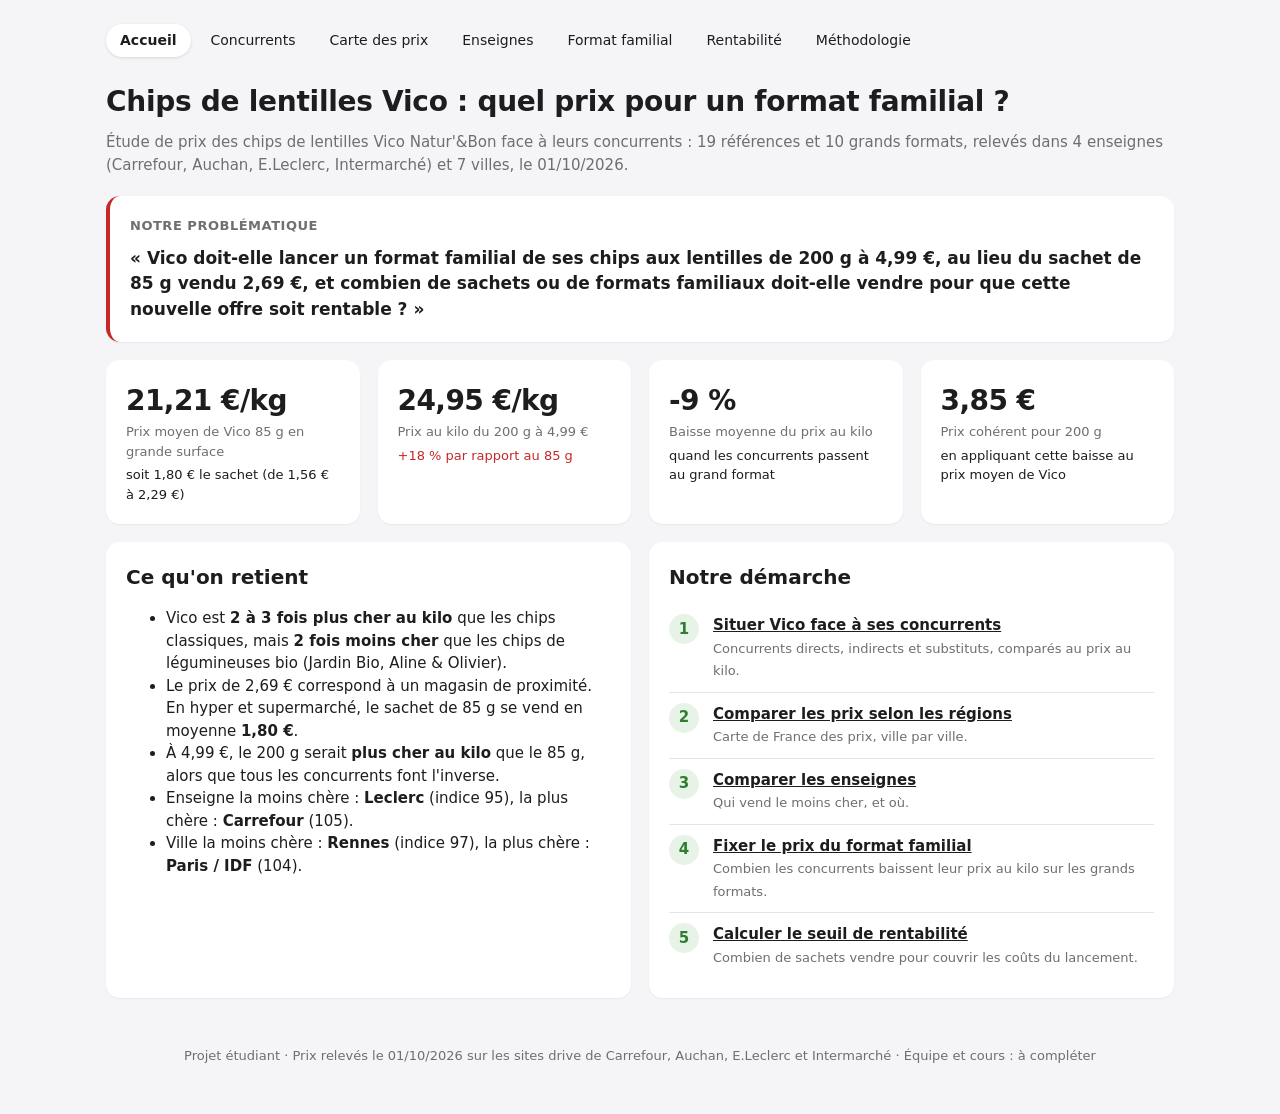
<file: index.html>
<!doctype html>
<html lang="fr">
<head>
<meta charset="utf-8">
<meta name="viewport" content="width=device-width,initial-scale=1">
<title>Vico chips de lentilles — étude de prix</title>
<link rel="stylesheet" href="assets/style.css">
<script src="assets/donnees.js"></script>
<script src="assets/app.js"></script>
</head>
<body>
<div class="wrap">
  <h1>Chips de lentilles Vico : quel prix pour un format familial ?</h1>
  <p class="lead">Étude de prix des chips de lentilles Vico Natur'&amp;Bon face à leurs concurrents : 19 références et 10 grands formats, relevés dans 4 enseignes (Carrefour, Auchan, E.Leclerc, Intermarché) et 7 villes, le <span class="d"></span>.</p>

  <div class="card problem">
    <h3>Notre problématique</h3>
    <q>Vico doit-elle lancer un format familial de ses chips aux lentilles de 200 g à 4,99 €, au lieu du sachet de 85 g vendu 2,69 €, et combien de sachets ou de formats familiaux doit-elle vendre pour que cette nouvelle offre soit rentable ?</q>
  </div>

  <div class="grid g4" id="kpis"></div>

  <div class="grid g2">
    <div class="card">
      <h2>Ce qu'on retient</h2>
      <ul id="retenir"></ul>
    </div>
    <div class="card">
      <h2>Notre démarche</h2>
      <ol class="steps">
        <li><a href="concurrents.html">Situer Vico face à ses concurrents</a><br><span class="note">Concurrents directs, indirects et substituts, comparés au prix au kilo.</span></li>
        <li><a href="carte.html">Comparer les prix selon les régions</a><br><span class="note">Carte de France des prix, ville par ville.</span></li>
        <li><a href="enseignes.html">Comparer les enseignes</a><br><span class="note">Qui vend le moins cher, et où.</span></li>
        <li><a href="format-familial.html">Fixer le prix du format familial</a><br><span class="note">Combien les concurrents baissent leur prix au kilo sur les grands formats.</span></li>
        <li><a href="rentabilite.html">Calculer le seuil de rentabilité</a><br><span class="note">Combien de sachets vendre pour couvrir les coûts du lancement.</span></li>
      </ol>
    </div>
  </div>
</div>
<script>
document.querySelectorAll('.d').forEach(e => e.textContent = DATA.date);
const v = lignes({ p: VICO });
const prixMin = Math.min(...v.map(l => l.prix)), prixMax = Math.max(...v.map(l => l.prix));
const paires = pairesFormats();
const parProduit = {};
paires.forEach(x => (parProduit[x.gf.id] ??= []).push(x.baisse));
const baisseMoy = mean(Object.values(parProduit).map(mean));
const kgVico = MOY_NAT[VICO];
const prixConseille = kgVico * (1 + baisseMoy) * 0.2;
const kg499 = 4.99 / 0.2;
const k = [
  [eur(kgVico) + '/kg', 'Prix moyen de Vico 85 g en grande surface', `soit ${eur(kgVico * .085)} le sachet (de ${eur(prixMin)} à ${eur(prixMax)})`],
  [eur(kg499) + '/kg', 'Prix au kilo du 200 g à 4,99 €', `<span class="ko">${pct(kg499 / kgVico - 1)} par rapport au 85 g</span>`],
  [pct(baisseMoy, 0), 'Baisse moyenne du prix au kilo', 'quand les concurrents passent au grand format'],
  [eur(prixConseille), 'Prix cohérent pour 200 g', `en appliquant cette baisse au prix moyen de Vico`]
];
document.getElementById('kpis').innerHTML = k.map(([a, b, c]) => `<div class="card kpi"><div class="v">${a}</div><div class="l">${b}</div><div class="s">${c}</div></div>`).join('');
const villes = DATA.villes.map(c => [c.nom, indice(lignes({ ville: c.nom }))]).sort((a, b) => a[1] - b[1]);
const ens = ENSEIGNES.map(e => [e, indice(lignes({ enseigne: e }))]).sort((a, b) => a[1] - b[1]);
document.getElementById('retenir').innerHTML = [
  `Vico est <b>2 à 3 fois plus cher au kilo</b> que les chips classiques, mais <b>2 fois moins cher</b> que les chips de légumineuses bio (Jardin Bio, Aline &amp; Olivier).`,
  `Le prix de 2,69 € correspond à un magasin de proximité. En hyper et supermarché, le sachet de 85 g se vend en moyenne <b>${eur(kgVico * .085)}</b>.`,
  `À 4,99 €, le 200 g serait <b>plus cher au kilo</b> que le 85 g, alors que tous les concurrents font l'inverse.`,
  `Enseigne la moins chère : <b>${ens[0][0]}</b> (indice ${fmt(ens[0][1], 0)}), la plus chère : <b>${ens[ens.length - 1][0]}</b> (${fmt(ens[ens.length - 1][1], 0)}).`,
  `Ville la moins chère : <b>${villes[0][0]}</b> (indice ${fmt(villes[0][1], 0)}), la plus chère : <b>${villes[villes.length - 1][0]}</b> (${fmt(villes[villes.length - 1][1], 0)}).`
].map(x => `<li>${x}</li>`).join('');
</script>
</body>
</html>
</file>
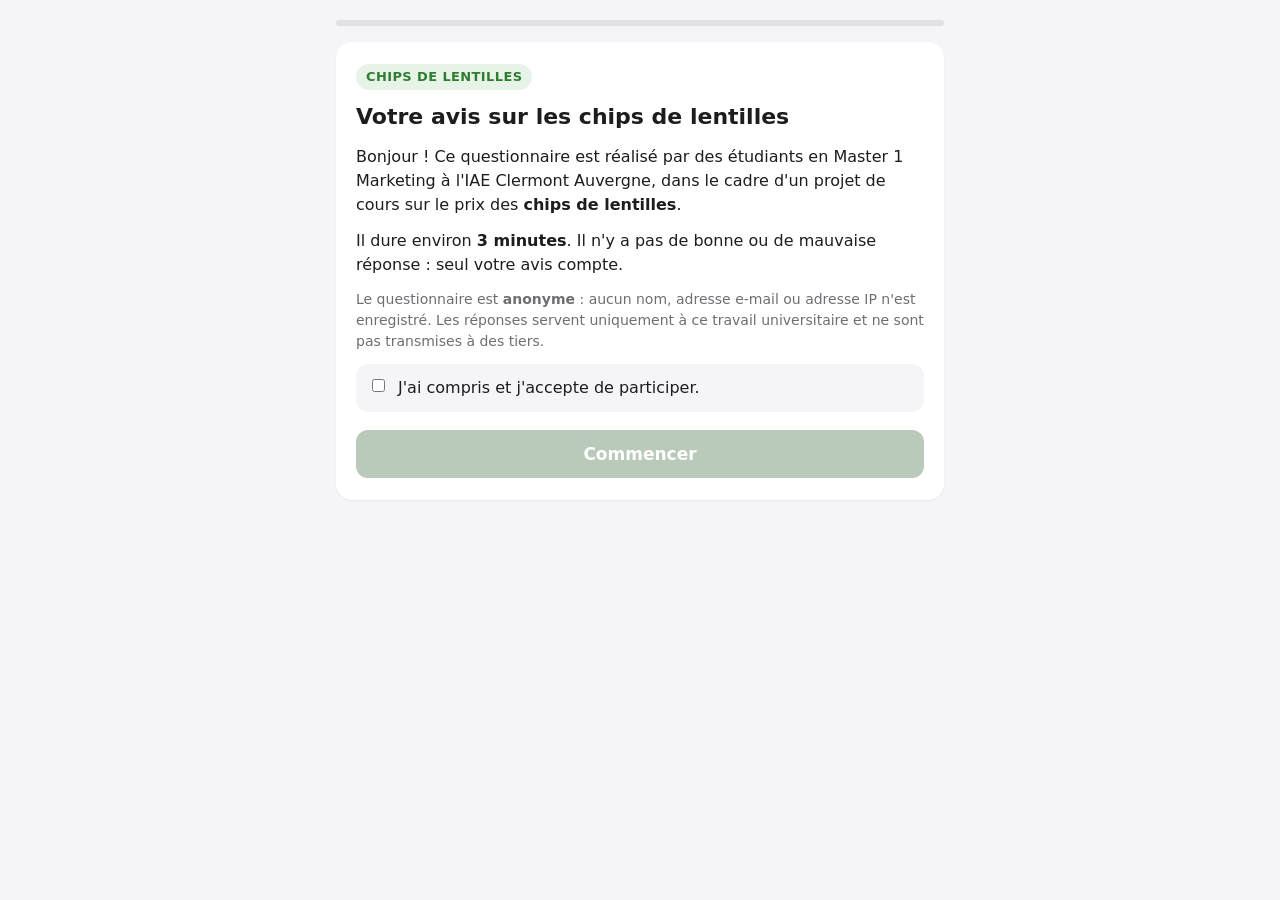
<file: questionnaire/index.html>
<!doctype html>
<html lang="fr">
<head>
<meta charset="utf-8">
<meta name="viewport" content="width=device-width,initial-scale=1">
<title>Questionnaire — chips de lentilles</title>
<meta name="robots" content="noindex">
<style>
:root{--bg:#f5f5f7;--card:#fff;--ink:#1d1d1f;--muted:#6e6e73;--line:#e0e0e5;--accent:#2f7d32;--accent-soft:#e8f3e8;--warn:#b26a00}
*{box-sizing:border-box}
body{margin:0;background:var(--bg);color:var(--ink);font:16px/1.5 system-ui,-apple-system,"Segoe UI",sans-serif}
.wrap{max-width:640px;margin:0 auto;padding:16px 16px 40px}
.bar{height:6px;background:var(--line);border-radius:3px;margin:4px 0 16px;overflow:hidden}
.bar i{display:block;height:100%;width:0;background:var(--accent);transition:width .3s}
.card{background:var(--card);border-radius:16px;padding:22px 20px;box-shadow:0 1px 2px rgba(0,0,0,.06)}
h1{font-size:22px;margin:0 0 12px} h2{font-size:19px;margin:0 0 14px;line-height:1.35}
p{margin:0 0 12px} .muted{color:var(--muted);font-size:14px}
.step{display:none} .step.on{display:block}
.opts{display:flex;flex-direction:column;gap:8px;margin:6px 0 4px}
.opts label{display:flex;gap:10px;align-items:center;padding:12px 14px;border:1.5px solid var(--line);border-radius:12px;cursor:pointer;background:#fff}
.opts label:has(input:checked){border-color:var(--accent);background:var(--accent-soft)}
.opts input{accent-color:var(--accent);width:18px;height:18px;flex:none}
.opts input[type=text]{width:auto;height:auto;flex:1;min-width:0;font:inherit;padding:6px 8px;border:1.5px solid var(--line);border-radius:8px}
.q{margin-bottom:24px} .q > b{display:block;margin-bottom:6px}
.q > .muted{display:block;margin:-2px 0 6px}
.age{display:flex;align-items:center;gap:8px;margin-top:6px}
.age input{font:inherit;font-size:20px;width:130px;padding:10px 12px;border:1.5px solid var(--line);border-radius:12px}
.age input:focus{outline:none;border-color:var(--accent)}
select{font:inherit;width:100%;padding:12px;border:1.5px solid var(--line);border-radius:12px;background:#fff}
.btn{display:block;width:100%;margin-top:18px;padding:14px;border:0;border-radius:12px;background:var(--accent);color:#fff;font:600 17px system-ui;cursor:pointer}
.btn:disabled{background:#b9c9ba;cursor:not-allowed}
.err{color:var(--warn);font-size:14px;margin-top:8px;display:none}
.sujet{display:inline-block;background:var(--accent-soft);color:var(--accent);font-weight:700;font-size:13px;letter-spacing:.03em;text-transform:uppercase;padding:3px 10px;border-radius:999px;margin-bottom:10px}
.offre{display:flex;flex-direction:column;align-items:center;text-align:center}
.offre img{width:min(270px,75%);height:auto;margin:6px 0 14px}
.mini{display:flex;gap:12px;align-items:center;margin-bottom:16px;padding:10px;background:var(--bg);border-radius:12px}
.mini img{width:62px;height:auto;flex:none}
.mini span{font-size:14px;color:var(--muted)}
.mini .zoomwrap{display:flex;flex-direction:column;align-items:center;flex:none}
.prix{font-size:40px;font-weight:800;text-align:center;margin:6px 0 4px;letter-spacing:-.02em}
.consent{display:flex;gap:10px;align-items:flex-start;padding:12px;border-radius:12px;background:var(--bg);margin-top:8px}
.test{background:#fff3cd;color:#7a5600;font-size:13px;padding:6px 10px;border-radius:8px;margin-bottom:10px;display:none}
.consigne{background:#fff3cd;border:2px solid #f0b400;color:#5c4300;border-radius:12px;padding:12px 14px;font-size:18px;font-weight:700;text-align:center;margin:0 0 14px;line-height:1.35}
.consigne small{display:block;font-size:14px;font-weight:500;margin-top:4px}
/* Le rayon : deux sachets avec leur étiquette de prix */
.rayon{display:grid;grid-template-columns:1fr 1fr;gap:10px;margin:6px 0 4px}
.rayon label{display:flex;flex-direction:column;align-items:center;justify-content:flex-end;gap:8px;padding:12px 8px;border:1.5px solid var(--line);border-radius:12px;cursor:pointer;text-align:center}
.rayon label:has(input:checked){border-color:var(--accent);background:var(--accent-soft)}
.rayon img{height:auto;display:block}
.rayon .p85 img{width:58%}
.rayon .p200 img{width:92%}
.rayon .nom{font-weight:700;font-size:15px;line-height:1.25}
.etiquette{width:100%;background:#fffbe6;border:2px solid #f0b400;border-radius:8px;padding:6px 4px;line-height:1.2}
.etiquette .pv{display:block;font-size:26px;font-weight:800;letter-spacing:-.02em}
.etiquette .pk{display:block;font-size:13px;color:#5c4300;font-weight:600;margin-top:2px}
.rayon input{accent-color:var(--accent);width:20px;height:20px}
/* Formats illustrés avec le vrai sachet */
.formats label{align-items:center}
.formats .vis{flex:none;width:58px;height:62px;display:flex;align-items:flex-end;justify-content:center}
.formats .vis img{height:auto;display:block}
/* Liste des autres marques */
.sousliste{display:none;flex-direction:column;gap:6px;margin:-2px 0 2px 28px}
.sousliste.on{display:flex}
.sousliste label{padding:9px 12px;font-size:15px}
.fleche{margin-left:auto;color:var(--muted)}
/* Tableau des enseignes */
.tab-ens{width:100%;border-collapse:collapse;table-layout:fixed;margin-top:8px}
.tab-ens th{font-size:10px;font-weight:600;color:var(--muted);padding:4px 0 8px;line-height:1.15;vertical-align:bottom;text-align:center;letter-spacing:-.1px}
.tab-ens th:first-child{width:27%}
.tab-ens td{text-align:center;padding:10px 0;border-top:1px solid var(--line)}
.tab-ens td:first-child{text-align:left;font-weight:600;font-size:13px;padding-right:4px}
.tab-ens input{accent-color:var(--accent);width:22px;height:22px;cursor:pointer;margin:0}
.tab-ens tr:has(input:checked) td:first-child{color:var(--accent)}
/* Agrandissement de la photo */
img.zoom{cursor:zoom-in}
.zoomhint{display:inline-block;font-size:13px;color:var(--accent);font-weight:600;cursor:zoom-in;margin-top:2px}
#lightbox{position:fixed;inset:0;background:rgba(0,0,0,.85);display:none;align-items:center;justify-content:center;z-index:50;padding:16px;cursor:zoom-out}
#lightbox.on{display:flex}
#lightbox img{max-width:100%;max-height:88vh;height:auto;border-radius:8px;background:#fff}
#lightbox button{position:absolute;top:12px;right:12px;width:44px;height:44px;border-radius:50%;border:0;background:#fff;font-size:24px;line-height:1;cursor:pointer}
</style>
</head>
<body>
<div class="wrap">
  <div class="test" id="testBanner">Mode test : les réponses sont enregistrées avec le statut « test », à écarter de l'analyse.</div>
  <div class="bar"><i id="prog"></i></div>

  <!-- 1. Accueil -->
  <section class="step card" data-step="accueil">
    <span class="sujet">Chips de lentilles</span>
    <h1>Votre avis sur les chips de lentilles</h1>
    <p>Bonjour ! Ce questionnaire est réalisé par des étudiants en Master 1 Marketing à l'IAE Clermont Auvergne, dans le cadre d'un projet de cours sur le prix des <b>chips de lentilles</b>.</p>
    <p>Il dure environ <b>3 minutes</b>. Il n'y a pas de bonne ou de mauvaise réponse : seul votre avis compte.</p>
    <p class="muted">Le questionnaire est <b>anonyme</b> : aucun nom, adresse e-mail ou adresse IP n'est enregistré. Les réponses servent uniquement à ce travail universitaire et ne sont pas transmises à des tiers.</p>
    <label class="consent"><input type="checkbox" id="consent"> <span>J'ai compris et j'accepte de participer.</span></label>
    <button class="btn" id="go" disabled>Commencer</button>
  </section>

  <!-- 2. Filtre -->
  <section class="step card" data-step="filtre">
    <div class="q">
      <b>À quelle fréquence achetez-vous des chips ou des biscuits apéritifs ?</b>
      <div class="opts">
        <label><input type="radio" name="q1_frequence" value="semaine"> Au moins une fois par semaine</label>
        <label><input type="radio" name="q1_frequence" value="2-3_mois"> 2 à 3 fois par mois</label>
        <label><input type="radio" name="q1_frequence" value="1_mois"> Environ une fois par mois</label>
        <label><input type="radio" name="q1_frequence" value="moins_1_mois"> Moins d'une fois par mois</label>
        <label><input type="radio" name="q1_frequence" value="jamais"> Jamais</label>
      </div>
    </div>
    <div class="q">
      <b>Quel âge avez-vous ?</b>
      <div class="age"><input type="number" id="age" inputmode="numeric" min="10" max="99" step="1" placeholder="ex. 24"> ans</div>
    </div>
    <button class="btn" data-next>Suivant</button>
  </section>

  <!-- 3. Le produit : grand format 200 g, sans prix (identique pour tout le monde) -->
  <section class="step card" data-step="produit">
    <span class="sujet">Chips de lentilles</span>
    <h2>Voici un nouveau produit</h2>
    <div class="consigne">👀 Regardez bien le paquet, en détail.<small>Les questions suivantes portent sur ces chips de lentilles. Touchez la photo pour l'agrandir.</small></div>
    <div class="offre">
      <img class="paquet zoom" alt="Paquet de chips de lentilles Vico Natur'&Bon saveur fines herbes">
      <p><b>Chips de lentilles Vico Natur'&amp;Bon, saveur fines herbes</b><br>Nouveau <b>grand format de 200 g</b> (environ 8 portions de 25 g).<br>Vendu en grande surface, au rayon apéritif.</p>
    </div>
    <button class="btn" data-next id="btnProduit">J'ai bien regardé le produit</button>
  </section>

  <!-- 4. Gabor-Granger : un écran par prix, toujours du plus cher au moins cher -->
  <section class="step card" data-step="gg">
    <div class="mini"><span class="zoomwrap"><img class="paquet zoom" alt="Paquet de chips de lentilles Vico"><span class="zoomhint">🔍 Agrandir</span></span><span>Chips de <b>lentilles</b> Vico, grand format 200 g</span></div>
    <h2>Achèteriez-vous ce paquet de chips de lentilles de 200 g à ce prix ?</h2>
    <div class="prix" id="ggPrix"></div>
    <div class="opts">
      <label><input type="radio" name="gg" value="1"> Oui</label>
      <label><input type="radio" name="gg" value="0"> Non</label>
    </div>
    <button class="btn" id="ggNext">Suivant</button>
  </section>

  <!-- 5. Test A/B/C : les deux sachets en rayon, seul le prix du 200 g change selon la version -->
  <section class="step card" data-step="abc">
    <span class="sujet">Chips de lentilles</span>
    <h2>En rayon, vous trouvez ces deux paquets de chips de lentilles Vico.</h2>
    <p class="muted">Regardez bien les prix sur les étiquettes.</p>
    <div class="q">
      <b>Si vous deviez acheter des chips de lentilles Vico, lequel de ces deux paquets choisiriez-vous ?</b>
      <div class="rayon">
        <label class="p85"><img class="paquet" alt="Sachet de chips de lentilles Vico 85 g"><span class="nom">Sachet<br>85 g</span>
          <span class="etiquette"><span class="pv" id="pv85"></span><span class="pk" id="pk85"></span></span>
          <input type="radio" name="choix_format" value="85g" aria-label="Sachet de 85 g"></label>
        <label class="p200"><img class="paquet" alt="Grand format de chips de lentilles Vico 200 g"><span class="nom">Grand format<br>200 g</span>
          <span class="etiquette"><span class="pv" id="pv200"></span><span class="pk" id="pk200"></span></span>
          <input type="radio" name="choix_format" value="200g" aria-label="Grand format de 200 g"></label>
      </div>
    </div>
    <button class="btn" data-next>Suivant</button>
  </section>

  <!-- 6. Contrôle : l'écart de prix au kilo a-t-il été vu ? (pas de photo ni de prix sur cet écran) -->
  <section class="step card" data-step="controle">
    <div class="q">
      <b>Sur les étiquettes que vous venez de voir, le grand format de 200 g était-il moins cher au kilo que le sachet de 85 g ?</b>
      <div class="opts">
        <label><input type="radio" name="controle" value="oui"> Oui</label>
        <label><input type="radio" name="controle" value="non"> Non</label>
        <label><input type="radio" name="controle" value="ne_sait_pas"> Je ne sais pas</label>
      </div>
    </div>
    <button class="btn" data-next>Suivant</button>
  </section>

  <!-- 7. Habitudes (1) -->
  <section class="step card" data-step="habitudes1">
    <p class="muted">Quelques questions sur vos habitudes.</p>
    <div class="q">
      <b>Quand vous achetez des chips (de lentilles ou classiques), quel format prenez-vous le plus souvent ?</b>
      <div class="opts formats" id="formats"></div>
    </div>
    <div class="q">
      <b>À quelle fréquence achetez-vous des chips de lentilles ?</b>
      <div class="opts">
        <label><input type="radio" name="achat_lentilles" value="jamais"> Jamais</label>
        <label><input type="radio" name="achat_lentilles" value="une_fois"> Une fois</label>
        <label><input type="radio" name="achat_lentilles" value="rarement"> Rarement</label>
        <label><input type="radio" name="achat_lentilles" value="souvent"> Souvent</label>
      </div>
    </div>
    <button class="btn" data-next>Suivant</button>
  </section>

  <!-- 8. Chips de lentilles (sauté si la personne n'en achète jamais) -->
  <section class="step card" data-step="lentilles">
    <div class="q">
      <b>De quelle(s) marque(s) étaient les chips de lentilles que vous avez achetées ?</b>
      <span class="muted">Plusieurs réponses possibles.</span>
      <div class="opts">
        <label><input type="checkbox" name="marque" value="vico"> Vico</label>
        <label><input type="checkbox" name="marque" value="autres" id="marqueAutres"> Une ou d'autres marques <span class="fleche">▾</span></label>
        <div class="sousliste" id="sousMarques"></div>
        <label><input type="checkbox" name="marque" value="nsp" id="marqueNsp"> Je ne sais pas</label>
      </div>
    </div>
    <div class="q">
      <b>Dans quelles occasions mangez-vous des chips de lentilles ?</b>
      <span class="muted">Plusieurs réponses possibles.</span>
      <div class="opts" id="contextes"></div>
    </div>
    <button class="btn" data-next>Suivant</button>
  </section>

  <!-- 9. Habitudes (2) -->
  <section class="step card" data-step="habitudes2">
    <div class="q">
      <b>Si vous achetiez un paquet de chips de lentilles de 200 g, en combien de fois le finiriez-vous ?</b>
      <div class="opts">
        <label><input type="radio" name="finir_200g" value="1_fois"> En une seule fois</label>
        <label><input type="radio" name="finir_200g" value="2-3_fois"> En 2 ou 3 fois</label>
        <label><input type="radio" name="finir_200g" value="plus_3_fois"> En plus de 3 fois</label>
        <label><input type="radio" name="finir_200g" value="pas_fini"> Je ne le finirais probablement pas</label>
      </div>
    </div>
    <button class="btn" data-next>Suivant</button>
  </section>

  <!-- 10. Enseignes -->
  <section class="step card" data-step="enseignes">
    <div class="q">
      <b>À quelle fréquence faites-vous vos courses dans chacune de ces enseignes ?</b>
      <div id="grille"></div>
    </div>
    <button class="btn" data-next>Suivant</button>
  </section>

  <!-- 11. Profil -->
  <section class="step card" data-step="profil">
    <p class="muted">Pour finir, quelques questions pour mieux connaître les personnes qui ont répondu.</p>
    <div class="q"><b>Vous êtes :</b>
      <div class="opts">
        <label><input type="radio" name="genre" value="femme"> Une femme</label>
        <label><input type="radio" name="genre" value="homme"> Un homme</label>
        <label><input type="radio" name="genre" value="autre"> Autre</label>
        <label><input type="radio" name="genre" value="nsp"> Je préfère ne pas répondre</label>
      </div></div>
    <div class="q"><b>Quelle est votre situation professionnelle ?</b>
      <div class="opts" id="statuts"></div></div>
    <div class="q"><b>Combien de personnes vivent dans votre foyer, vous compris ?</b>
      <div class="opts">
        <label><input type="radio" name="foyer" value="1"> 1</label>
        <label><input type="radio" name="foyer" value="2"> 2</label>
        <label><input type="radio" name="foyer" value="3"> 3</label>
        <label><input type="radio" name="foyer" value="4"> 4</label>
        <label><input type="radio" name="foyer" value="5+"> 5 ou plus</label>
      </div></div>
    <div class="q"><b>Y a-t-il des enfants de moins de 18 ans dans votre foyer ?</b>
      <div class="opts">
        <label><input type="radio" name="enfants" value="oui"> Oui</label>
        <label><input type="radio" name="enfants" value="non"> Non</label>
      </div></div>
    <div class="q"><b>Êtes-vous la personne qui fait le plus souvent les courses de votre foyer ?</b>
      <div class="opts">
        <label><input type="radio" name="courses" value="oui"> Oui</label>
        <label><input type="radio" name="courses" value="partage"> C'est partagé</label>
        <label><input type="radio" name="courses" value="non"> Non</label>
      </div></div>
    <div class="q"><b>Dans quelle région habitez-vous ?</b>
      <select id="region"><option value="">Choisir…</option></select></div>
    <button class="btn" data-next>Envoyer mes réponses</button>
  </section>

  <!-- Fin -->
  <section class="step card" data-step="fin">
    <h1>Merci !</h1>
    <p id="finTxt">Vos réponses ont bien été enregistrées. Merci pour votre aide.</p>
    <p class="muted">Vous pouvez fermer cette page.</p>
  </section>

  <section class="step card" data-step="horscible">
    <h1>Merci !</h1>
    <p>Ce questionnaire s'adresse aux personnes majeures qui achètent des chips ou des biscuits apéritifs. Merci quand même pour votre temps !</p>
  </section>

  <div id="lightbox" role="dialog" aria-label="Photo du paquet agrandie"><button type="button" aria-label="Fermer">×</button><img alt="Paquet de chips de lentilles Vico agrandi"></div>
</div>

<script>
/* ================= Réglages ================= */
// Adresse du script Google Apps Script qui enregistre les réponses dans Google Sheets.
const ENDPOINT = 'https://script.google.com/macros/s/AKfycbzz6syBDH2Jne6uU5eEMyrdvS8pq78MWjCMM709gKWsaAfuWMH4q-8GY1rikts7xJcY/exec';
const IMAGE = 'paquet-B.jpg';                                   // photo officielle du sachet (vico.fr)
const PRIX_85 = 2.69;                                           // identique dans les 3 versions (31,65 €/kg)
const PRIX_200 = { A: 6.33, B: 5.49, C: 4.99 };                 // seule différence entre les versions
const PRIX_GG = [3.49, 3.99, 4.49, 4.99, 5.49, 5.99, 6.49];     // ordre fixe : du moins cher au plus cher ; arrêt au premier « Non »
const FORMATS = [
  ['petit', 'Petit sachet', 'moins de 100 g', 22],
  ['classique', 'Sachet classique', '100 à 150 g', 34],
  ['grand', 'Grand format', '200 g et plus', 48]
];
const CONTEXTES = [
  ['ctx_apero_amis', "À l'apéritif entre amis ou en soirée"],
  ['ctx_apero_famille', "À l'apéritif en famille"],
  ['ctx_ecran', 'Devant un film, une série ou un match'],
  ['ctx_encas', 'En encas dans la journée'],
  ['ctx_travail', 'Au travail ou pendant les études (pause)'],
  ['ctx_sortie', 'En pique-nique ou en sortie'],
  ['ctx_repas', "En accompagnement d'un repas"]
];
const ENSEIGNES = [['ens_carrefour', 'Carrefour'], ['ens_auchan', 'Auchan'], ['ens_leclerc', 'E.Leclerc'], ['ens_intermarche', 'Intermarché']];
const ECHELLE_ENS = ['Jamais', 'Rarement', 'Parfois', 'Souvent', 'Très<br>souvent'];
// Autres marques de chips de lentilles proposées quand on coche « Une ou d'autres marques »
const AUTRES_MARQUES = [
  ['marque_jardin_bio', 'Jardin Bio Étic'], ['marque_bjorg', 'Bjorg'], ['marque_aline_olivier', 'Aline & Olivier'],
  ['marque_mdd', 'Marque du magasin (Carrefour, Auchan, Leclerc…)']
];
const STATUTS = [
  ['etudiant', 'Étudiant(e)'], ['employe', 'Employé(e)'], ['ouvrier', 'Ouvrier(ère)'],
  ['cadre', 'Cadre ou profession intellectuelle supérieure'], ['intermediaire', 'Profession intermédiaire (technicien, agent de maîtrise…)'],
  ['independant', "Artisan, commerçant ou chef d'entreprise"], ['agriculteur', 'Agriculteur(trice)'],
  ['recherche_emploi', "En recherche d'emploi"], ['retraite', 'Retraité(e)'], ['autre', 'Autre']
];
const REGIONS = ['Auvergne-Rhône-Alpes', 'Bourgogne-Franche-Comté', 'Bretagne', 'Centre-Val de Loire', 'Corse', 'Grand Est', 'Hauts-de-France', 'Île-de-France', 'Normandie', 'Nouvelle-Aquitaine', 'Occitanie', 'Pays de la Loire', "Provence-Alpes-Côte d'Azur", 'Outre-mer', 'Hors de France'];

// Colonnes enregistrées : toujours les mêmes, dans le même ordre.
const COLONNES = ['id', 'date', 'version', 'prix_200g', 'statut', 'duree_s', 'q1_frequence', 'age',
  ...PRIX_GG.map(p => 'gg_' + p.toFixed(2).replace('.', '_')), 'gg_prix_max',
  'choix_format', 'controle', 'format_habituel', 'achat_lentilles',
  'marque_vico', ...AUTRES_MARQUES.map(m => m[0]), 'marque_autre', 'marque_autre_nom', 'marque_nsp',
  ...CONTEXTES.map(c => c[0]), 'ctx_autre', 'ctx_autre_txt',
  'finir_200g',
  ...ENSEIGNES.map(e => e[0]),
  'genre', 'statut_pro', 'foyer', 'enfants', 'courses', 'region'];

/* ================= Tirage au sort : A, B ou C (un tiers de chances chacune) ================= */
// Nouveau tirage à chaque nouveau questionnaire. La version n'est gardée que si la page est rechargée
// en cours de route (pour ne pas montrer un autre prix) ; elle est effacée dès que le questionnaire est envoyé.
const url = new URLSearchParams(location.search);
const TEST = url.has('test');
const FORCEE = TEST && ['A', 'B', 'C'].includes(url.get('v')) ? url.get('v') : null;   // en mode test seulement : forcer une version
let version = FORCEE || (TEST ? null : sessionStorage.getItem('version_abc'));
if (!['A', 'B', 'C'].includes(version)) version = ['A', 'B', 'C'][Math.floor(Math.random() * 3)];
if (!TEST) sessionStorage.setItem('version_abc', version);
if (TEST) document.getElementById('testBanner').style.display = 'block';

const euro = x => x.toFixed(2).replace('.', ',') + ' €';
const prix200 = PRIX_200[version];
document.querySelectorAll('img.paquet').forEach(i => i.src = IMAGE);
document.getElementById('pv85').textContent = euro(PRIX_85);
document.getElementById('pk85').textContent = 'soit ' + euro(PRIX_85 / 0.085) + ' le kg';
document.getElementById('pv200').textContent = euro(prix200);
document.getElementById('pk200').textContent = 'soit ' + euro(prix200 / 0.2) + ' le kg';

/* ================= Agrandissement de la photo ================= */
const lb = document.getElementById('lightbox');
lb.querySelector('img').src = IMAGE;
document.querySelectorAll('img.zoom, .zoomhint').forEach(el => el.addEventListener('click', () => lb.classList.add('on')));
lb.addEventListener('click', () => lb.classList.remove('on'));
document.addEventListener('keydown', e => { if (e.key === 'Escape') lb.classList.remove('on'); });

/* ================= Construction des questions répétitives ================= */
document.getElementById('formats').innerHTML = FORMATS.map(([v, t, s, w]) =>
  `<label><input type="radio" name="format_habituel" value="${v}"><span class="vis"><img src="${IMAGE}" alt="" style="width:${w}px"></span><span><b>${t}</b><br><span class="muted">${s}</span></span></label>`).join('');
document.getElementById('contextes').innerHTML = CONTEXTES.map(([n, t]) => `<label><input type="checkbox" name="ctx" value="${n}"> ${t}</label>`).join('') +
  `<label><input type="checkbox" name="ctx" value="ctx_autre" id="ctxAutre"> Autre : <input type="text" id="ctxAutreTxt" placeholder="précisez"></label>`;
document.getElementById('grille').innerHTML = `<table class="tab-ens"><thead><tr><th></th>${ECHELLE_ENS.map(e => `<th>${e}</th>`).join('')}</tr></thead><tbody>` +
  ENSEIGNES.map(([n, t]) => `<tr><td>${t}</td>${ECHELLE_ENS.map((e, k) => `<td><input type="radio" name="${n}" value="${k + 1}" aria-label="${t} : ${e.replace('<br>', ' ')}"></td>`).join('')}</tr>`).join('') +
  '</tbody></table>';
document.getElementById('sousMarques').innerHTML = AUTRES_MARQUES.map(([n, t]) => `<label><input type="checkbox" name="autre_marque" value="${n}"> ${t}</label>`).join('') +
  `<label><input type="checkbox" name="autre_marque" value="marque_autre" id="marqueAutre"> Autre : <input type="text" id="marqueAutreNom" placeholder="laquelle ?"></label>`;
document.getElementById('statuts').innerHTML = STATUTS.map(([v, t]) => `<label><input type="radio" name="statut_pro" value="${v}"> ${t}</label>`).join('');
document.getElementById('region').innerHTML += REGIONS.map(r => `<option>${r}</option>`).join('');

// Marques : la liste s'ouvre avec « Une ou d'autres marques » ; « Je ne sais pas » exclut le reste, et inversement
const cbAutres = document.getElementById('marqueAutres'), cbNsp = document.getElementById('marqueNsp'), sous = document.getElementById('sousMarques');
cbAutres.addEventListener('change', () => sous.classList.toggle('on', cbAutres.checked));
document.querySelectorAll('input[name="marque"], input[name="autre_marque"]').forEach(cb => cb.addEventListener('change', () => {
  if (cb === cbNsp && cbNsp.checked) {
    document.querySelectorAll('input[name="marque"], input[name="autre_marque"]').forEach(x => { if (x !== cbNsp) x.checked = false; });
    document.getElementById('marqueAutreNom').value = ''; sous.classList.remove('on');
  } else if (cb !== cbNsp && cb.checked) cbNsp.checked = false;
}));
// Écrire dans un champ « Autre » coche automatiquement la case
[['marqueAutreNom', 'marqueAutre'], ['ctxAutreTxt', 'ctxAutre']].forEach(([t, c]) =>
  document.getElementById(t).addEventListener('input', e => { if (e.target.value.trim()) { document.getElementById(c).checked = true; if (c === 'marqueAutre') cbNsp.checked = false; } }));

/* ================= Données ================= */
const rep = Object.fromEntries(COLONNES.map(c => [c, '']));
rep.id = (crypto.randomUUID ? crypto.randomUUID() : String(Date.now()) + Math.random()).slice(0, 8);
rep.version = version;
rep.prix_200g = prix200;
const t0 = Date.now();

/* ================= Navigation ================= */
const ordre = ['accueil', 'filtre', 'produit', 'gg', 'abc', 'controle', 'habitudes1', 'lentilles', 'habitudes2', 'enseignes', 'profil', 'fin'];
let courant = 'accueil';
function montrer(nom) {
  document.querySelectorAll('.step').forEach(s => s.classList.toggle('on', s.dataset.step === nom));
  courant = nom;
  const i = Math.max(0, ordre.indexOf(nom));
  document.getElementById('prog').style.width = (nom === 'horscible' ? 100 : 100 * i / (ordre.length - 1)) + '%';
  lb.classList.remove('on');
  window.scrollTo(0, 0);
  if (nom === 'produit') attendre(document.getElementById('btnProduit'), 5);
}
// Le bouton de l'écran produit ne s'active qu'après quelques secondes, pour laisser le temps de regarder le paquet.
function attendre(btn, s) {
  const txt = btn.dataset.txt || (btn.dataset.txt = btn.textContent);
  btn.disabled = true;
  const tick = () => { if (s <= 0) { btn.disabled = false; btn.textContent = txt; return; } btn.textContent = `Prenez le temps de regarder… (${s} s)`; s--; setTimeout(tick, 1000); };
  tick();
}
const val = name => (document.querySelector(`input[name="${name}"]:checked`) || {}).value;
const coches = name => [...document.querySelectorAll(`input[name="${name}"]:checked`)].map(i => i.value);
function erreur(section, msg) {
  let e = section.querySelector('.err.auto');
  if (!e) { e = document.createElement('div'); e.className = 'err auto'; section.querySelector('.btn').before(e); }
  e.textContent = msg; e.style.display = msg ? 'block' : 'none';
  if (msg) e.scrollIntoView({ block: 'center' });
  return false;
}

document.getElementById('consent').onchange = e => document.getElementById('go').disabled = !e.target.checked;
document.getElementById('go').onclick = () => montrer('filtre');

document.querySelectorAll('[data-next]').forEach(b => b.onclick = () => {
  const s = b.closest('.step');
  erreur(s, '');
  if (courant === 'filtre') {
    rep.q1_frequence = val('q1_frequence');
    const a = String(document.getElementById('age').value).trim();
    if (!rep.q1_frequence) return erreur(s, 'Merci d\'indiquer votre fréquence d\'achat.');
    if (!/^\d{1,2}$/.test(a) || +a < 10) return erreur(s, 'Merci d\'indiquer votre âge en chiffres (par exemple 24).');
    rep.age = +a;
    if (rep.age < 18 || rep.q1_frequence === 'jamais') { rep.statut = 'hors_cible'; envoyer(); return montrer('horscible'); }
    return montrer('produit');
  }
  if (courant === 'produit') { ggIndex = 0; afficherGG(); return montrer('gg'); }
  if (courant === 'abc') {
    rep.choix_format = val('choix_format'); if (!rep.choix_format) return erreur(s, 'Merci de choisir un des deux paquets.');
    return montrer('controle');
  }
  if (courant === 'controle') {
    rep.controle = val('controle'); if (!rep.controle) return erreur(s, 'Merci de choisir une réponse.');
    return montrer('habitudes1');
  }
  if (courant === 'habitudes1') {
    rep.format_habituel = val('format_habituel'); rep.achat_lentilles = val('achat_lentilles');
    if (!rep.format_habituel || !rep.achat_lentilles) return erreur(s, 'Merci de répondre aux deux questions.');
    return montrer(rep.achat_lentilles === 'jamais' ? 'habitudes2' : 'lentilles');   // « Jamais » : on saute marques et occasions
  }
  if (courant === 'lentilles') {
    const m = coches('marque'), am = m.includes('autres') ? coches('autre_marque') : [], c = coches('ctx');
    const nomAutre = document.getElementById('marqueAutreNom').value.trim(), ctxTxt = document.getElementById('ctxAutreTxt').value.trim();
    if (!m.length) return erreur(s, 'Merci d\'indiquer au moins une marque (ou « Je ne sais pas »).');
    if (m.includes('autres') && !am.length) return erreur(s, 'Merci de choisir la ou les autres marques dans la liste.');
    if (am.includes('marque_autre') && !nomAutre) return erreur(s, 'Merci de préciser l\'autre marque.');
    if (!c.length) return erreur(s, 'Merci de choisir au moins une occasion.');
    if (c.includes('ctx_autre') && !ctxTxt) return erreur(s, 'Merci de préciser l\'autre occasion.');
    rep.marque_vico = m.includes('vico') ? 1 : 0; rep.marque_nsp = m.includes('nsp') ? 1 : 0;
    AUTRES_MARQUES.forEach(([n]) => rep[n] = am.includes(n) ? 1 : 0);
    rep.marque_autre = am.includes('marque_autre') ? 1 : 0;
    rep.marque_autre_nom = am.includes('marque_autre') ? nomAutre : '';
    CONTEXTES.forEach(([n]) => rep[n] = c.includes(n) ? 1 : 0);
    rep.ctx_autre = c.includes('ctx_autre') ? 1 : 0; rep.ctx_autre_txt = c.includes('ctx_autre') ? ctxTxt : '';
    return montrer('habitudes2');
  }
  if (courant === 'habitudes2') {
    rep.finir_200g = val('finir_200g');
    if (!rep.finir_200g) return erreur(s, 'Merci de choisir une réponse.');
    return montrer('enseignes');
  }
  if (courant === 'enseignes') {
    for (const [n] of ENSEIGNES) { rep[n] = val(n); if (!rep[n]) return erreur(s, 'Merci de répondre pour chaque enseigne (« Jamais » si vous n\'y allez pas).'); }
    return montrer('profil');
  }
  if (courant === 'profil') {
    ['genre', 'statut_pro', 'foyer', 'enfants', 'courses'].forEach(n => rep[n] = val(n) || '');
    rep.region = document.getElementById('region').value;
    if (['genre', 'statut_pro', 'foyer', 'enfants', 'courses', 'region'].some(n => !rep[n])) return erreur(s, 'Merci de répondre à toutes les questions.');
    rep.statut = 'complet'; envoyer(); return montrer('fin');
  }
});

// Gabor-Granger : un prix par écran
let ggIndex = 0;
function afficherGG() {
  document.getElementById('ggPrix').textContent = euro(PRIX_GG[ggIndex]);
  document.querySelectorAll('input[name="gg"]').forEach(i => i.checked = false);
  erreur(document.querySelector('[data-step="gg"]'), '');
}
document.getElementById('ggNext').onclick = () => {
  const v = val('gg'); if (!v) return erreur(document.querySelector('[data-step="gg"]'), 'Merci de choisir une réponse.');
  rep['gg_' + PRIX_GG[ggIndex].toFixed(2).replace('.', '_')] = +v;
  if (v === '1') rep.gg_prix_max = PRIX_GG[ggIndex];            // prix le plus élevé accepté
  ggIndex++;
  // Au premier « Non », on arrête : les prix plus élevés ne sont pas posés (colonnes laissées vides)
  if (v === '1' && ggIndex < PRIX_GG.length) { afficherGG(); window.scrollTo(0, 0); }
  else { if (rep.gg_prix_max === '') rep.gg_prix_max = 0; montrer('abc'); }
};

/* ================= Enregistrement ================= */
function envoyer() {
  rep.date = new Date().toISOString();
  rep.duree_s = Math.round((Date.now() - t0) / 1000);
  if (TEST) rep.statut = 'test_' + rep.statut;          // les essais sont enregistrés mais repérables
  sessionStorage.removeItem('version_abc');              // le prochain questionnaire refait un tirage
  const ligne = COLONNES.map(c => rep[c]);
  if (!ENDPOINT) { console.table(rep); return; }
  fetch(ENDPOINT, { method: 'POST', mode: 'no-cors', headers: { 'Content-Type': 'text/plain' }, body: JSON.stringify({ colonnes: COLONNES, ligne }) })
    .catch(() => document.getElementById('finTxt').textContent = 'Un problème de connexion a empêché l\'envoi. Merci de réessayer plus tard.');
}

montrer('accueil');
</script>
</body>
</html>
</file>
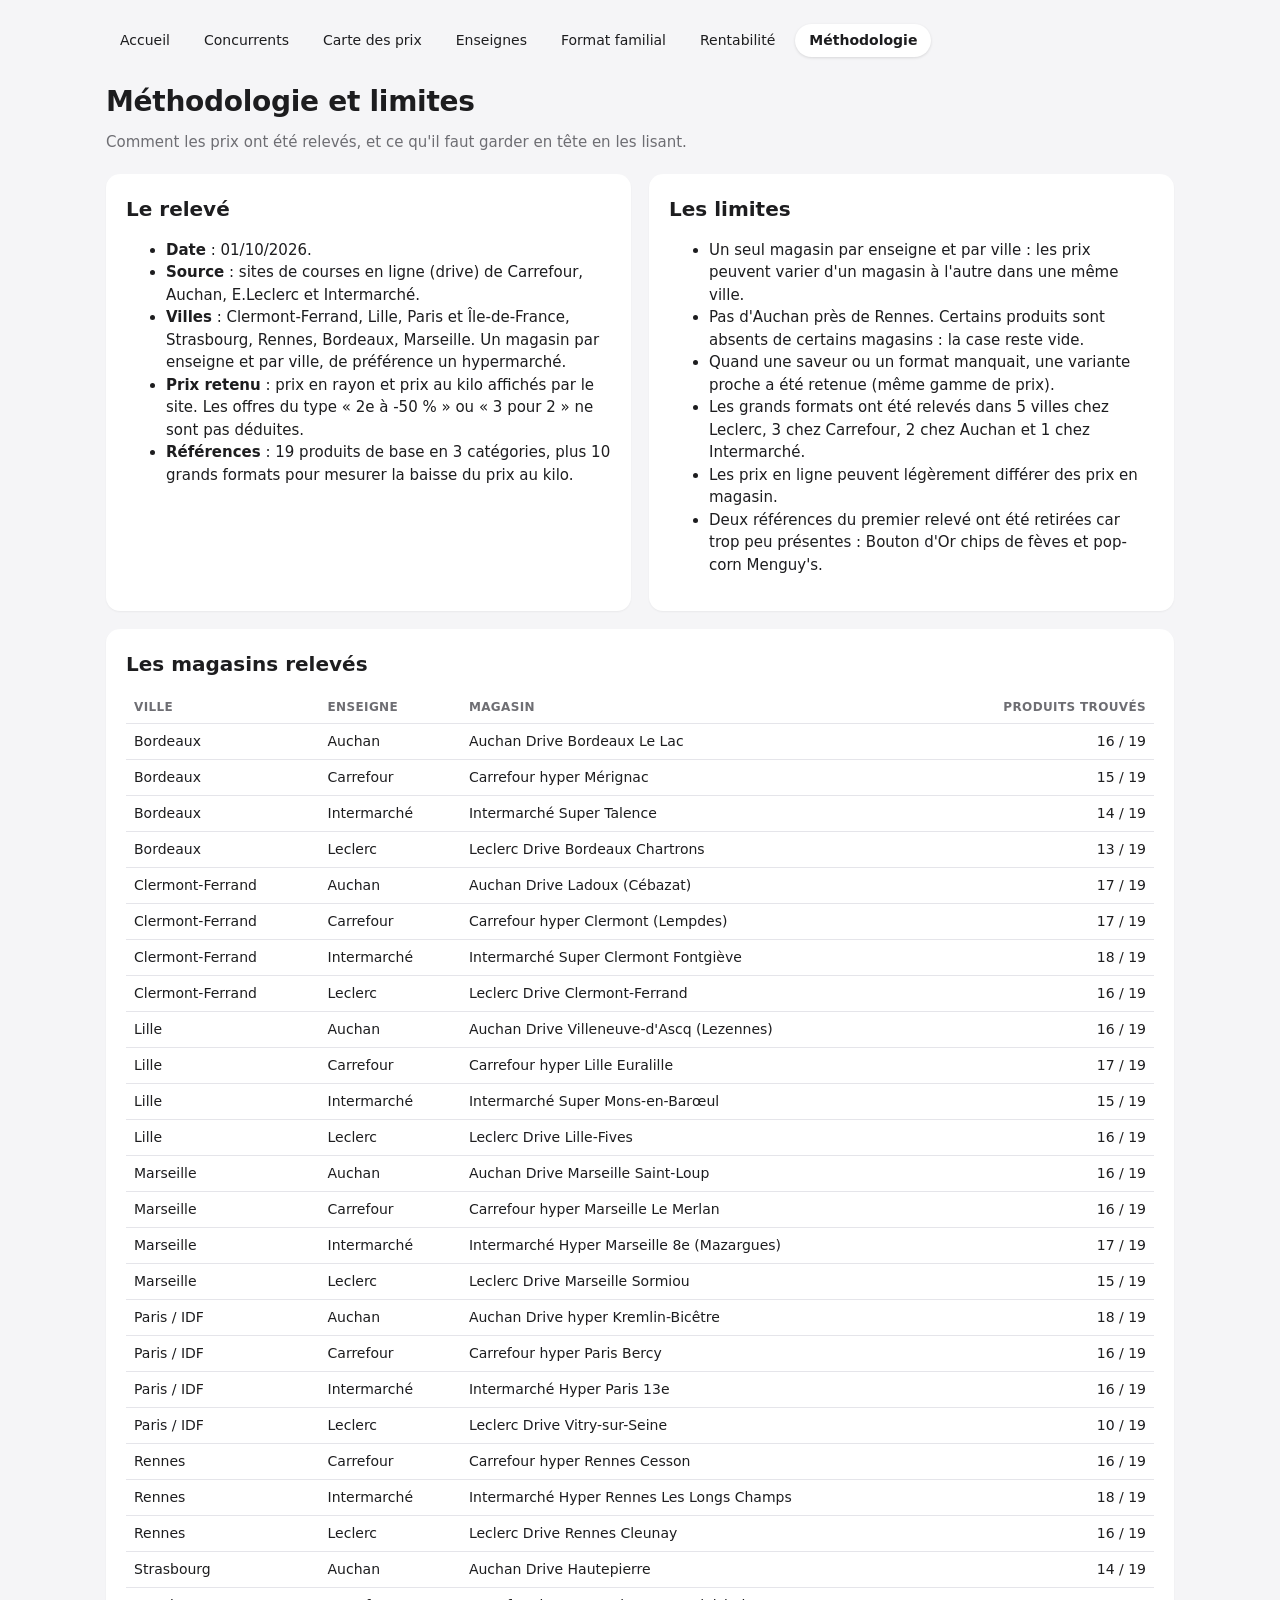
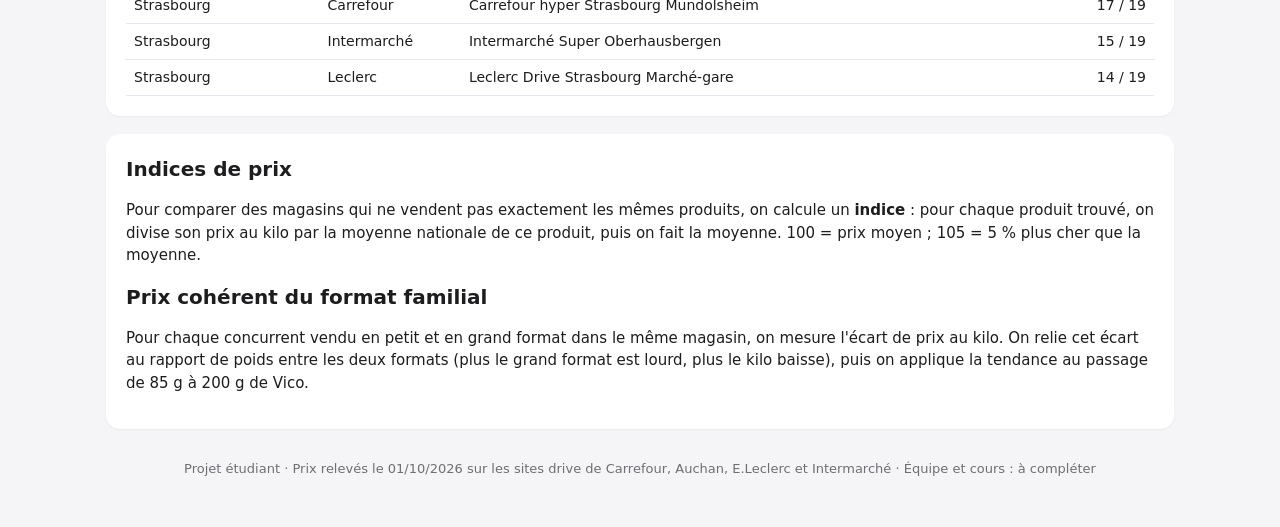
<file: methodologie.html>
<!doctype html>
<html lang="fr">
<head>
<meta charset="utf-8">
<meta name="viewport" content="width=device-width,initial-scale=1">
<title>Méthodologie — Vico chips de lentilles</title>
<link rel="stylesheet" href="assets/style.css">
<script src="assets/donnees.js"></script>
<script src="assets/app.js"></script>
</head>
<body>
<div class="wrap">
  <h1>Méthodologie et limites</h1>
  <p class="lead">Comment les prix ont été relevés, et ce qu'il faut garder en tête en les lisant.</p>

  <div class="grid g2">
    <div class="card">
      <h2>Le relevé</h2>
      <ul>
        <li><b>Date</b> : <span class="d"></span>.</li>
        <li><b>Source</b> : sites de courses en ligne (drive) de Carrefour, Auchan, E.Leclerc et Intermarché.</li>
        <li><b>Villes</b> : Clermont-Ferrand, Lille, Paris et Île-de-France, Strasbourg, Rennes, Bordeaux, Marseille. Un magasin par enseigne et par ville, de préférence un hypermarché.</li>
        <li><b>Prix retenu</b> : prix en rayon et prix au kilo affichés par le site. Les offres du type « 2e à -50 % » ou « 3 pour 2 » ne sont pas déduites.</li>
        <li><b>Références</b> : 19 produits de base en 3 catégories, plus 10 grands formats pour mesurer la baisse du prix au kilo.</li>
      </ul>
    </div>
    <div class="card">
      <h2>Les limites</h2>
      <ul>
        <li>Un seul magasin par enseigne et par ville : les prix peuvent varier d'un magasin à l'autre dans une même ville.</li>
        <li>Pas d'Auchan près de Rennes. Certains produits sont absents de certains magasins : la case reste vide.</li>
        <li>Quand une saveur ou un format manquait, une variante proche a été retenue (même gamme de prix).</li>
        <li>Les grands formats ont été relevés dans 5 villes chez Leclerc, 3 chez Carrefour, 2 chez Auchan et 1 chez Intermarché.</li>
        <li>Les prix en ligne peuvent légèrement différer des prix en magasin.</li>
        <li>Deux références du premier relevé ont été retirées car trop peu présentes : Bouton d'Or chips de fèves et pop-corn Menguy's.</li>
      </ul>
    </div>
  </div>

  <div class="card scroll">
    <h2>Les magasins relevés</h2>
    <table id="mags"></table>
  </div>

  <div class="card">
    <h2>Indices de prix</h2>
    <p>Pour comparer des magasins qui ne vendent pas exactement les mêmes produits, on calcule un <b>indice</b> : pour chaque produit trouvé, on divise son prix au kilo par la moyenne nationale de ce produit, puis on fait la moyenne. 100 = prix moyen ; 105 = 5 % plus cher que la moyenne.</p>
    <h2>Prix cohérent du format familial</h2>
    <p>Pour chaque concurrent vendu en petit et en grand format dans le même magasin, on mesure l'écart de prix au kilo. On relie cet écart au rapport de poids entre les deux formats (plus le grand format est lourd, plus le kilo baisse), puis on applique la tendance au passage de 85 g à 200 g de Vico.</p>
  </div>
</div>
<script>
document.querySelectorAll('.d').forEach(e => e.textContent = DATA.date);
document.getElementById('mags').innerHTML = `<tr><th>Ville</th><th>Enseigne</th><th>Magasin</th><th class="n">Produits trouvés</th></tr>` +
  DATA.magasins.slice().sort((a, b) => a.ville.localeCompare(b.ville) || a.enseigne.localeCompare(b.enseigne))
    .map(m => `<tr><td>${m.ville}</td><td>${m.enseigne}</td><td>${m.nom}</td><td class="n">${LIGNES.filter(l => l.m === m.id).length} / ${DATA.produits.length}</td></tr>`).join('');
</script>
</body>
</html>
</file>
<file: assets/style.css>
:root{
  --bg:#f5f5f7; --card:#fff; --ink:#1d1d1f; --muted:#6e6e73; --line:#e5e5ea;
  --accent:#2f7d32; --accent-soft:#e8f3e8; --vico:#c62828;
  --direct:#2e7d32; --indirect:#1565c0; --substitut:#ef6c00; --ref:#c62828;
  --good:#2e7d32; --bad:#c62828;
}
*{box-sizing:border-box}
body{margin:0;background:var(--bg);color:var(--ink);font-family:system-ui,-apple-system,"Segoe UI",sans-serif;font-size:15px;line-height:1.5}
.wrap{max-width:1100px;margin:0 auto;padding:24px 16px 48px}
nav.top{display:flex;flex-wrap:wrap;gap:6px;margin-bottom:24px}
nav.top a{padding:6px 14px;border-radius:999px;color:var(--ink);text-decoration:none;font-size:14px}
nav.top a:hover{background:#e8e8ed}
nav.top a.on{background:#fff;font-weight:600;box-shadow:0 1px 3px rgba(0,0,0,.12)}
h1{font-size:28px;margin:0 0 8px;letter-spacing:-.01em}
h2{font-size:20px;margin:0 0 12px}
h3{font-size:13px;text-transform:uppercase;letter-spacing:.04em;color:var(--muted);margin:0 0 10px}
p.lead{color:var(--muted);margin:0 0 20px}
.card{background:var(--card);border-radius:14px;padding:20px;margin-bottom:18px;box-shadow:0 1px 2px rgba(0,0,0,.05)}
.grid{display:grid;gap:18px}
.g2{grid-template-columns:repeat(auto-fit,minmax(320px,1fr))}
.g3{grid-template-columns:repeat(auto-fit,minmax(240px,1fr))}
.g4{grid-template-columns:repeat(auto-fit,minmax(200px,1fr))}
.kpi .v{font-size:28px;font-weight:700;letter-spacing:-.02em}
.kpi .l{color:var(--muted);font-size:13px}
.kpi .s{font-size:13px;margin-top:4px}
.problem{border-left:4px solid var(--vico);background:#fff}
.problem q{font-size:17px;font-weight:600;quotes:"« " " »"}
.tag{display:inline-block;padding:1px 8px;border-radius:999px;font-size:12px;font-weight:600}
.t-ref{background:#fdecea;color:var(--ref)} .t-direct{background:#e8f3e8;color:var(--direct)}
.t-indirect{background:#e3eefb;color:var(--indirect)} .t-substitut{background:#fff1e0;color:var(--substitut)}
table{width:100%;border-collapse:collapse;font-size:14px}
th,td{padding:7px 8px;border-bottom:1px solid var(--line);text-align:left;vertical-align:top}
th{font-size:12px;text-transform:uppercase;letter-spacing:.03em;color:var(--muted);font-weight:600}
td.n,th.n{text-align:right;font-variant-numeric:tabular-nums}
tr.vico td{background:#fff5f5;font-weight:600}
.scroll{overflow-x:auto}
.controls{display:flex;flex-wrap:wrap;gap:12px;align-items:end;margin-bottom:14px}
.controls label{font-size:12px;color:var(--muted);display:flex;flex-direction:column;gap:4px}
select,input[type=number]{font:inherit;padding:6px 8px;border:1px solid var(--line);border-radius:8px;background:#fff}
#map{height:520px;border-radius:12px}
.chart{position:relative;height:420px}
.chart.sm{height:300px}
.note{font-size:13px;color:var(--muted)}
.steps{counter-reset:s;list-style:none;padding:0;margin:0}
.steps li{counter-increment:s;padding:10px 0 10px 44px;position:relative;border-bottom:1px solid var(--line)}
.steps li:last-child{border-bottom:0}
.steps li::before{content:counter(s);position:absolute;left:0;top:10px;width:30px;height:30px;border-radius:50%;background:var(--accent-soft);color:var(--accent);font-weight:700;display:flex;align-items:center;justify-content:center}
.steps a{color:var(--ink);font-weight:600}
.heat td.n{font-weight:600}
.legend{display:flex;gap:14px;flex-wrap:wrap;font-size:13px;color:var(--muted)}
.legend i{display:inline-block;width:10px;height:10px;border-radius:50%;margin-right:5px;vertical-align:middle}
.sim label{display:block;margin-bottom:14px;font-size:14px}
.sim label span.val{float:right;font-weight:700}
.sim input[type=range]{width:100%}
.big{font-size:34px;font-weight:800;letter-spacing:-.02em}
.ok{color:var(--good)} .ko{color:var(--bad)}
footer{margin-top:30px;color:var(--muted);font-size:13px;text-align:center}
a{color:#0b63c4}
@media (max-width:600px){h1{font-size:23px}#map{height:400px}.chart{height:360px}}
</file>
